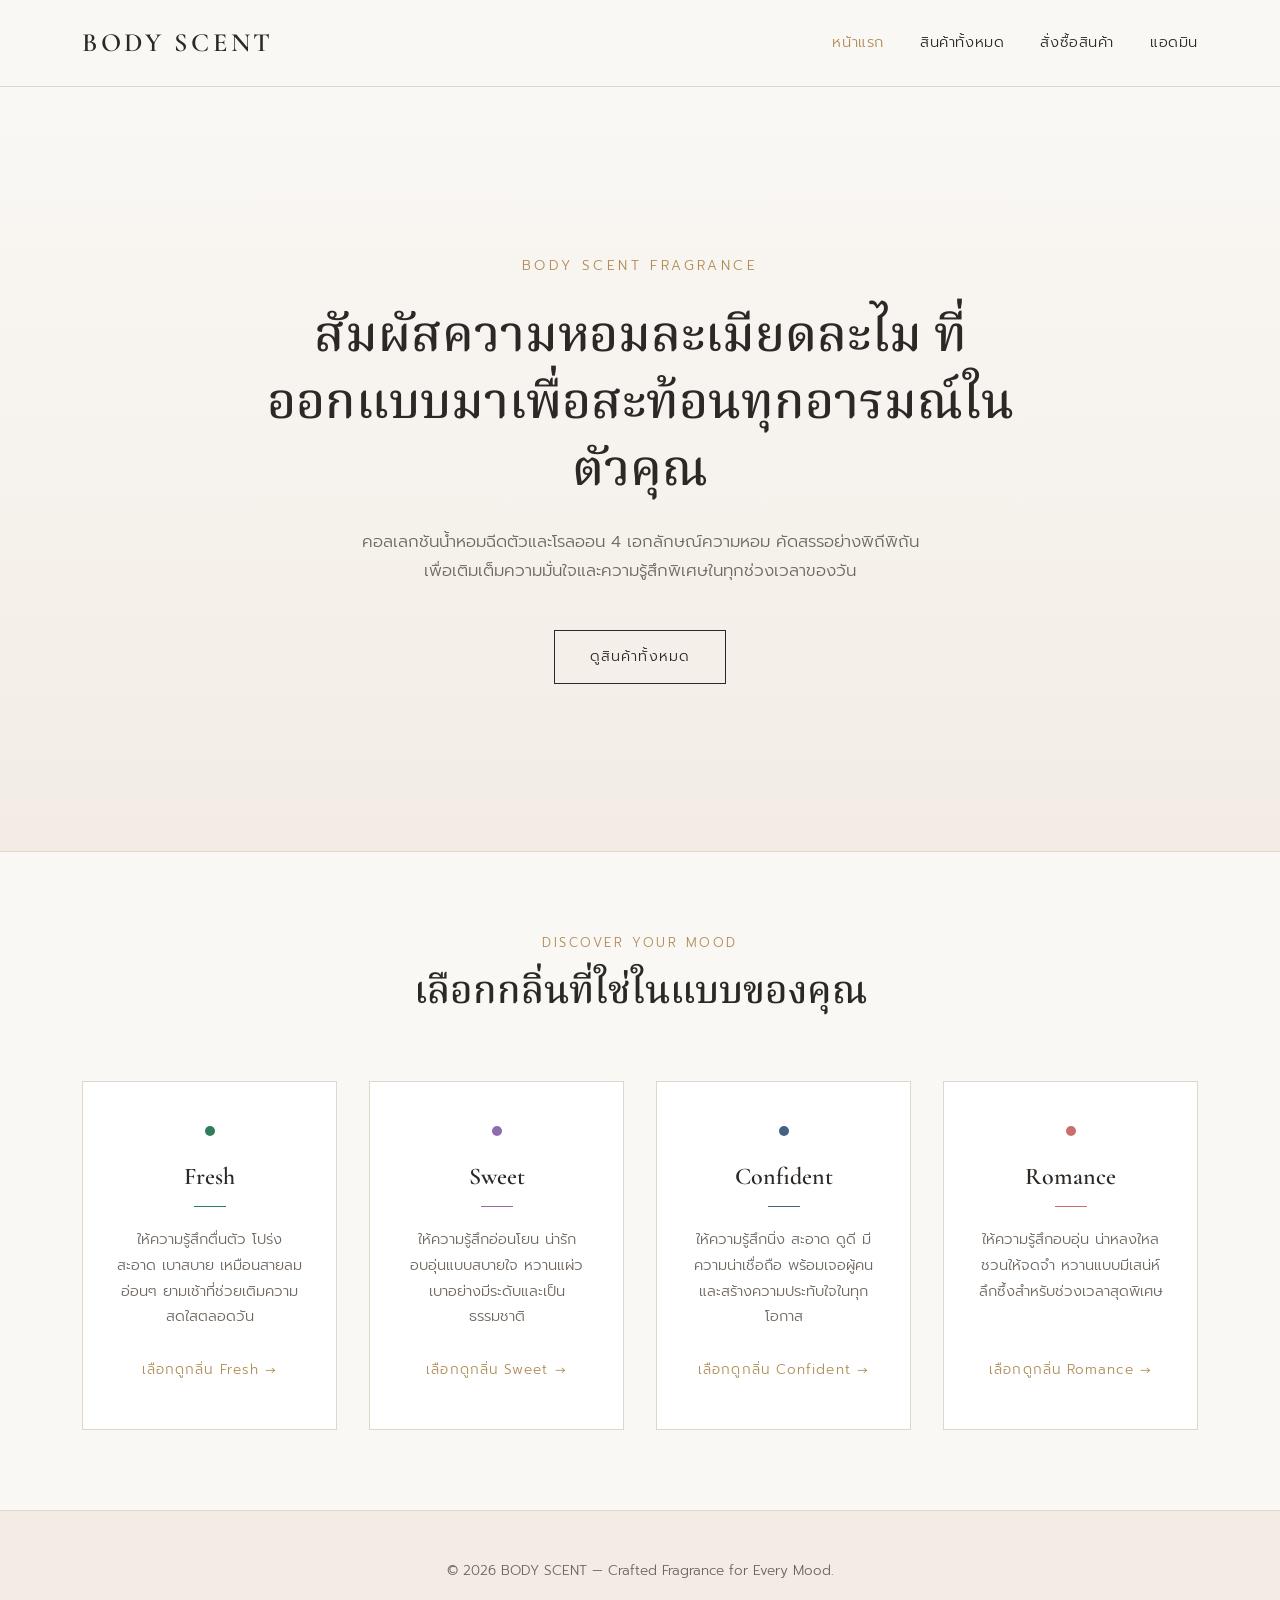
<file: index.html>
<!DOCTYPE html>
<html lang="th">
<head>
  <meta charset="UTF-8">
  <meta name="viewport" content="width=device-width, initial-scale=1.0">
  <title>Body Scent | น้ำหอมฉีดตัวที่สะท้อนตัวตนในทุกอารมณ์</title>
  <link rel="stylesheet" href="style.css">
</head>
<body>
  <header>
    <div class="nav-container">
      <a href="index.html" class="brand-logo">Body Scent</a>
      <nav class="nav-links">
        <a href="index.html" class="active">หน้าแรก</a>
        <a href="product.html" class="">สินค้าทั้งหมด</a>
        <a href="order.html" class="">สั่งซื้อสินค้า</a>
        <a href="admin.html" class="">แอดมิน</a>
      </nav>
    </div>
  </header>

  <section class="hero">
    <div class="hero-content">
      <p class="hero-eyebrow">BODY SCENT FRAGRANCE</p>
      <h1 class="hero-title">สัมผัสความหอมละเมียดละไม ที่ออกแบบมาเพื่อสะท้อนทุกอารมณ์ในตัวคุณ</h1>
      <p class="hero-desc">
        คอลเลกชันน้ำหอมฉีดตัวและโรลออน 4 เอกลักษณ์ความหอม คัดสรรอย่างพิถีพิถันเพื่อเติมเต็มความมั่นใจและความรู้สึกพิเศษในทุกช่วงเวลาของวัน
      </p>
      <a href="product.html" class="btn-outline">ดูสินค้าทั้งหมด</a>
    </div>
  </section>

  <section class="container">
    <div class="section-header">
      <span class="section-subtitle">Discover Your Mood</span>
      <h2 class="section-title">เลือกกลิ่นที่ใช่ในแบบของคุณ</h2>
    </div>

    <div class="mood-grid">
      <a href="product.html?mood=fresh" class="mood-card mood-fresh">
        <div>
          <div class="mood-dot"></div>
          <h3>Fresh</h3>
          <div class="mood-underline"></div>
          <p>ให้ความรู้สึกตื่นตัว โปร่ง สะอาด เบาสบาย เหมือนสายลมอ่อนๆ ยามเช้าที่ช่วยเติมความสดใสตลอดวัน</p>
        </div>
        <span class="mood-link">เลือกดูกลิ่น Fresh &rarr;</span>
      </a>

      <a href="product.html?mood=sweet" class="mood-card mood-sweet">
        <div>
          <div class="mood-dot"></div>
          <h3>Sweet</h3>
          <div class="mood-underline"></div>
          <p>ให้ความรู้สึกอ่อนโยน น่ารัก อบอุ่นแบบสบายใจ หวานแผ่วเบาอย่างมีระดับและเป็นธรรมชาติ</p>
        </div>
        <span class="mood-link">เลือกดูกลิ่น Sweet &rarr;</span>
      </a>

      <a href="product.html?mood=confident" class="mood-card mood-confident">
        <div>
          <div class="mood-dot"></div>
          <h3>Confident</h3>
          <div class="mood-underline"></div>
          <p>ให้ความรู้สึกนิ่ง สะอาด ดูดี มีความน่าเชื่อถือ พร้อมเจอผู้คนและสร้างความประทับใจในทุกโอกาส</p>
        </div>
        <span class="mood-link">เลือกดูกลิ่น Confident &rarr;</span>
      </a>

      <a href="product.html?mood=romance" class="mood-card mood-romance">
        <div>
          <div class="mood-dot"></div>
          <h3>Romance</h3>
          <div class="mood-underline"></div>
          <p>ให้ความรู้สึกอบอุ่น น่าหลงใหล ชวนให้จดจำ หวานแบบมีเสน่ห์ลึกซึ้งสำหรับช่วงเวลาสุดพิเศษ</p>
        </div>
        <span class="mood-link">เลือกดูกลิ่น Romance &rarr;</span>
      </a>
    </div>
  </section>

  <footer>
    <p>&copy; 2026 BODY SCENT &mdash; Crafted Fragrance for Every Mood.</p>
  </footer>
  <script src="script.js"></script>
</body>
</html>
</file>
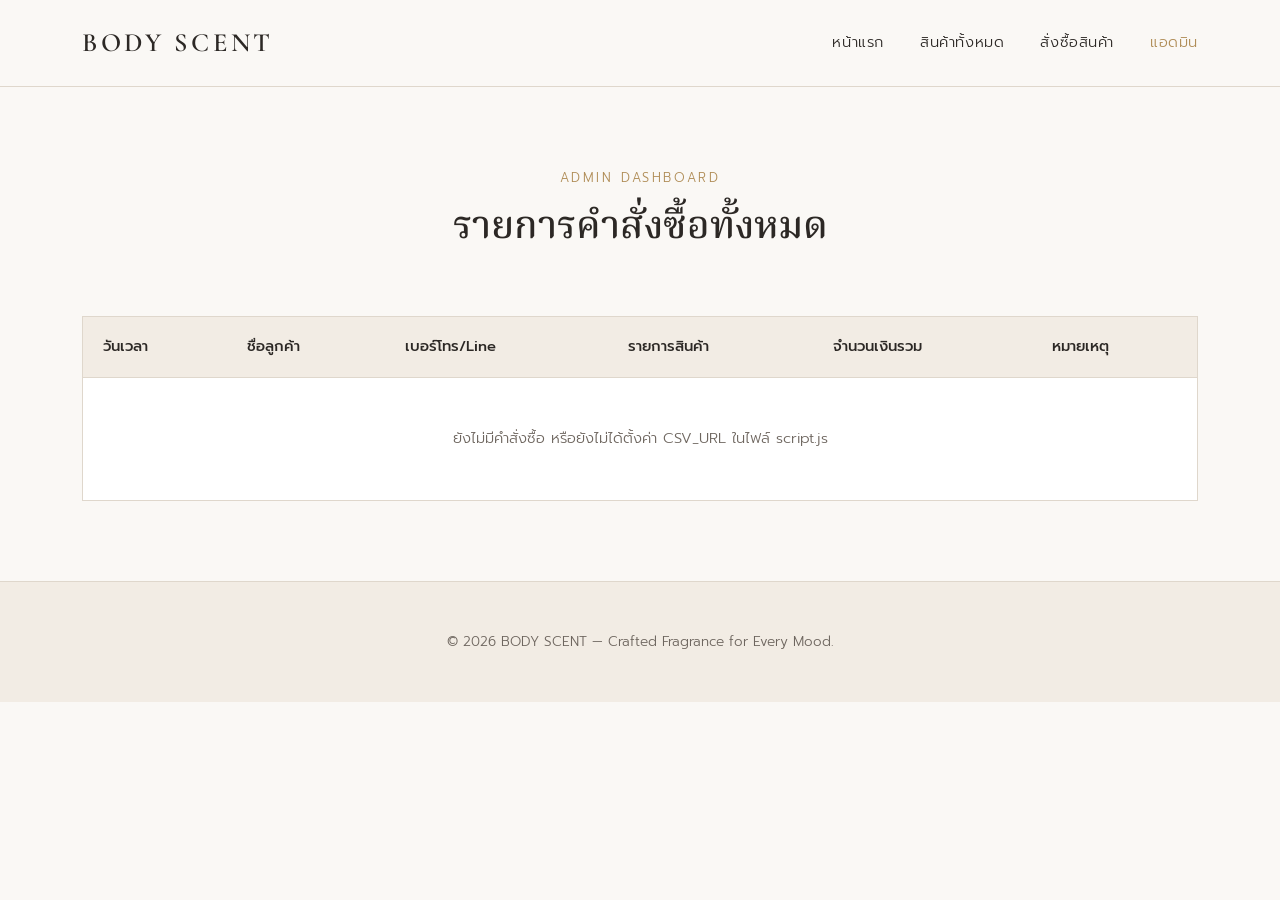
<file: admin.html>
<!DOCTYPE html>
<html lang="th">
<head>
  <meta charset="UTF-8">
  <meta name="viewport" content="width=device-width, initial-scale=1.0">
  <title>จัดการคำสั่งซื้อ (Admin) | Body Scent</title>
  <link rel="stylesheet" href="style.css">
</head>
<body>
  <header>
    <div class="nav-container">
      <a href="index.html" class="brand-logo">Body Scent</a>
      <nav class="nav-links">
        <a href="index.html" class="">หน้าแรก</a>
        <a href="product.html" class="">สินค้าทั้งหมด</a>
        <a href="order.html" class="">สั่งซื้อสินค้า</a>
        <a href="admin.html" class="active">แอดมิน</a>
      </nav>
    </div>
  </header>

  <main class="container">
    <div class="section-header">
      <span class="section-subtitle">Admin Dashboard</span>
      <h1 class="section-title">รายการคำสั่งซื้อทั้งหมด</h1>
    </div>

    <div class="table-wrap">
      <table id="ordersTable">
        <thead>
          <tr>
            <th>วันเวลา</th>
            <th>ชื่อลูกค้า</th>
            <th>เบอร์โทร/Line</th>
            <th>รายการสินค้า</th>
            <th>จำนวนเงินรวม</th>
            <th>หมายเหตุ</th>
          </tr>
        </thead>
        <tbody></tbody>
      </table>
    </div>
  </main>

  <footer>
    <p>&copy; 2026 BODY SCENT &mdash; Crafted Fragrance for Every Mood.</p>
  </footer>
  <script src="script.js"></script>
</body>
</html>
</file>
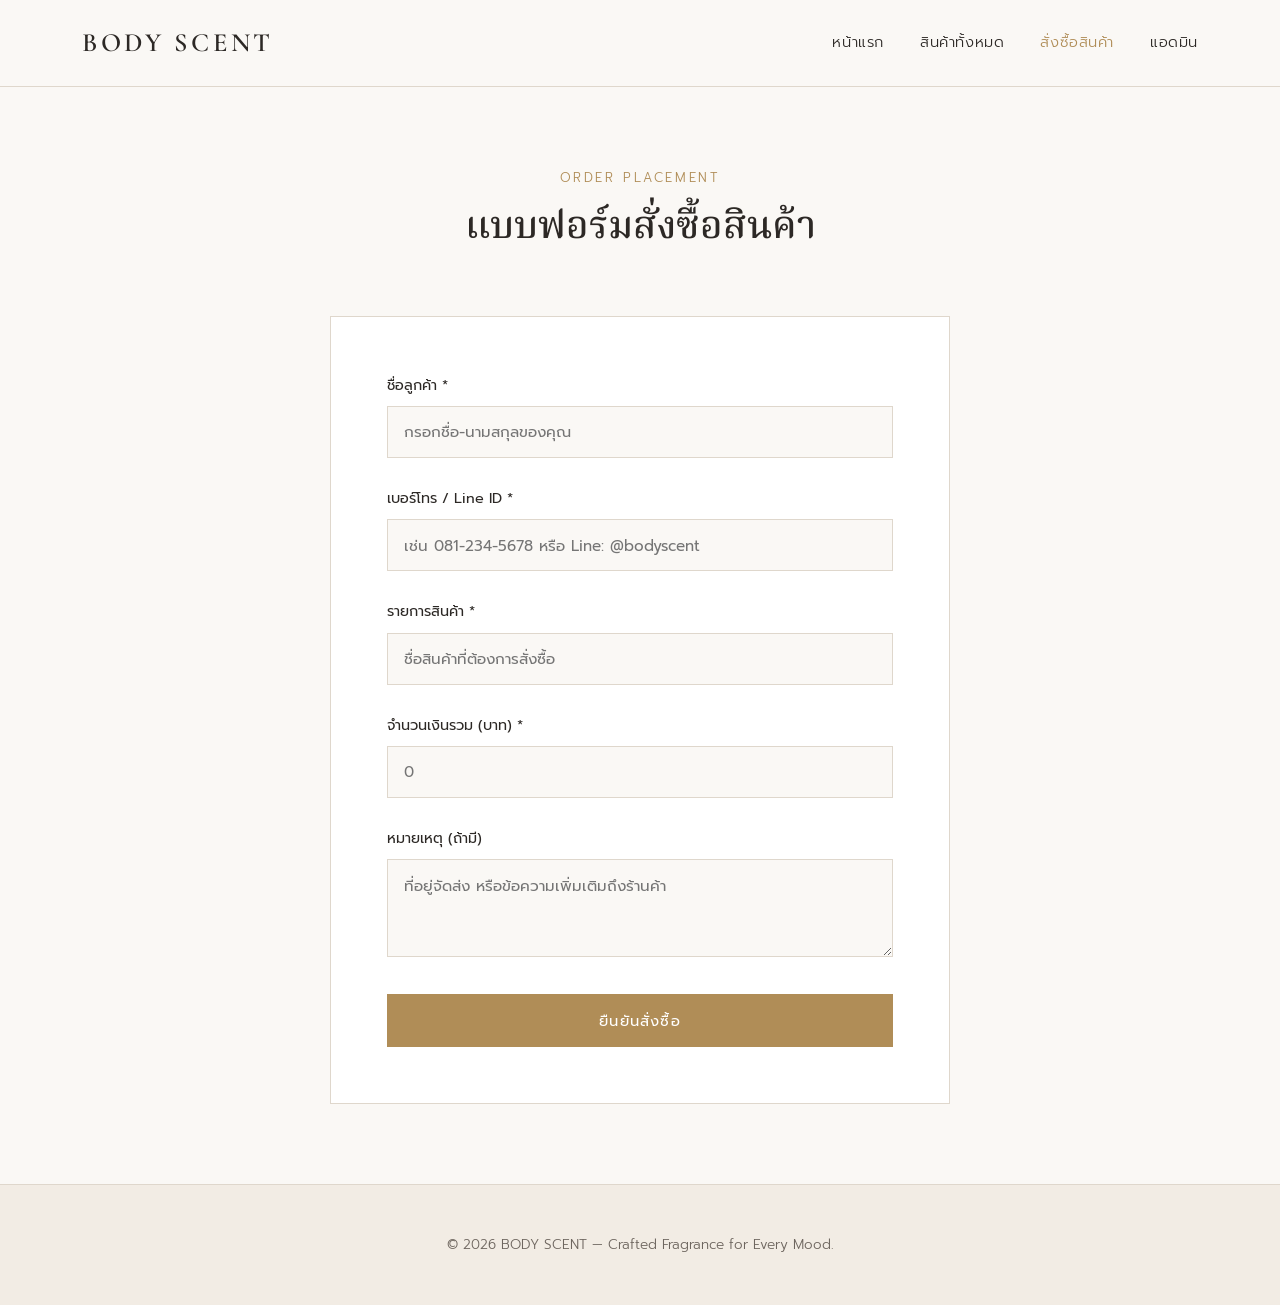
<file: order.html>
<!DOCTYPE html>
<html lang="th">
<head>
  <meta charset="UTF-8">
  <meta name="viewport" content="width=device-width, initial-scale=1.0">
  <title>สั่งซื้อสินค้า | Body Scent</title>
  <link rel="stylesheet" href="style.css">
</head>
<body>
  <header>
    <div class="nav-container">
      <a href="index.html" class="brand-logo">Body Scent</a>
      <nav class="nav-links">
        <a href="index.html" class="">หน้าแรก</a>
        <a href="product.html" class="">สินค้าทั้งหมด</a>
        <a href="order.html" class="active">สั่งซื้อสินค้า</a>
        <a href="admin.html" class="">แอดมิน</a>
      </nav>
    </div>
  </header>

  <main class="container">
    <div class="section-header">
      <span class="section-subtitle">Order Placement</span>
      <h1 class="section-title">แบบฟอร์มสั่งซื้อสินค้า</h1>
    </div>

    <div class="form-card">
      <form id="orderForm">
        <div class="form-group">
          <label for="customerName">ชื่อลูกค้า *</label>
          <input type="text" id="customerName" name="customerName" placeholder="กรอกชื่อ-นามสกุลของคุณ" required>
        </div>

        <div class="form-group">
          <label for="contact">เบอร์โทร / Line ID *</label>
          <input type="text" id="contact" name="contact" placeholder="เช่น 081-234-5678 หรือ Line: @bodyscent" required>
        </div>

        <div class="form-group">
          <label for="items">รายการสินค้า *</label>
          <input type="text" id="items" name="items" placeholder="ชื่อสินค้าที่ต้องการสั่งซื้อ" required>
        </div>

        <div class="form-group">
          <label for="total">จำนวนเงินรวม (บาท) *</label>
          <input type="number" id="total" name="total" placeholder="0" required>
        </div>

        <div class="form-group">
          <label for="note">หมายเหตุ (ถ้ามี)</label>
          <textarea id="note" name="note" rows="3" placeholder="ที่อยู่จัดส่ง หรือข้อความเพิ่มเติมถึงร้านค้า"></textarea>
        </div>

        <button type="submit" class="btn-gold" style="width: 100%;">ยืนยันสั่งซื้อ</button>
      </form>
    </div>
  </main>

  <footer>
    <p>&copy; 2026 BODY SCENT &mdash; Crafted Fragrance for Every Mood.</p>
  </footer>
  <script src="script.js"></script>
</body>
</html>
</file>
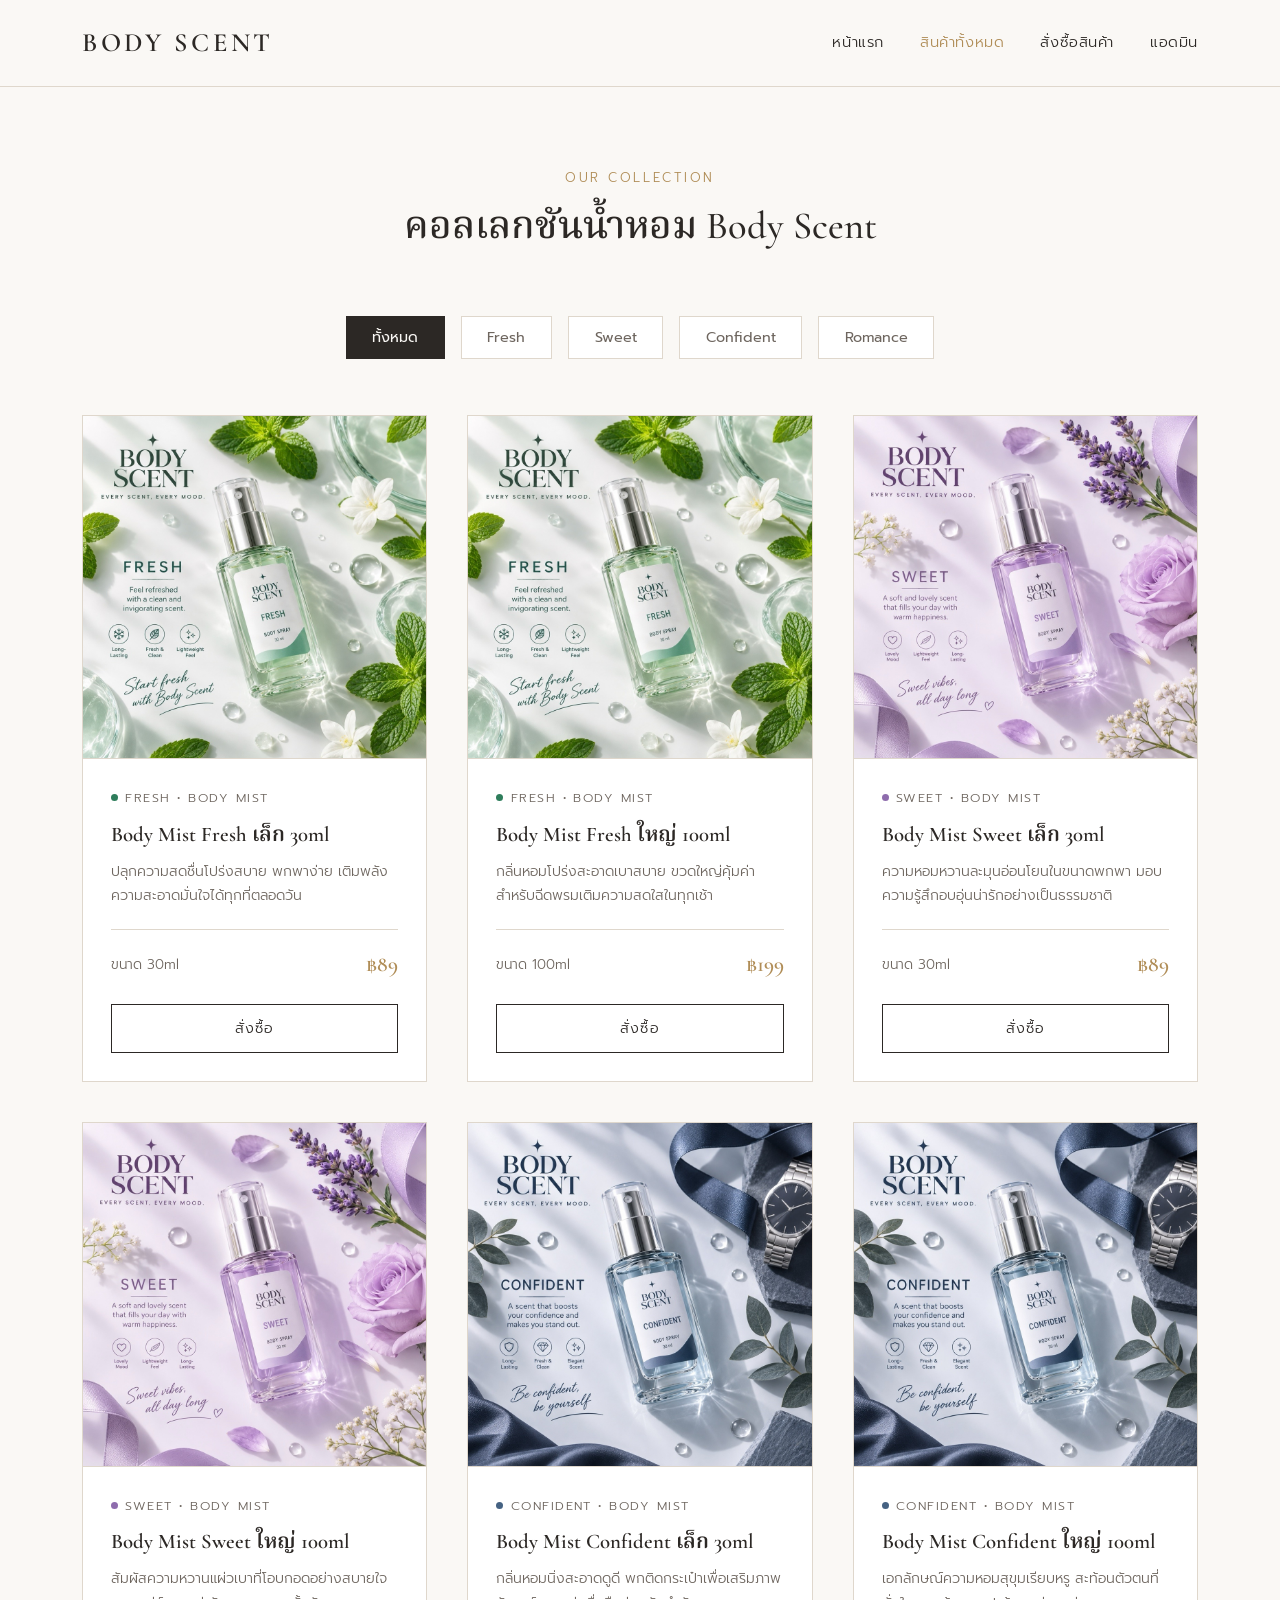
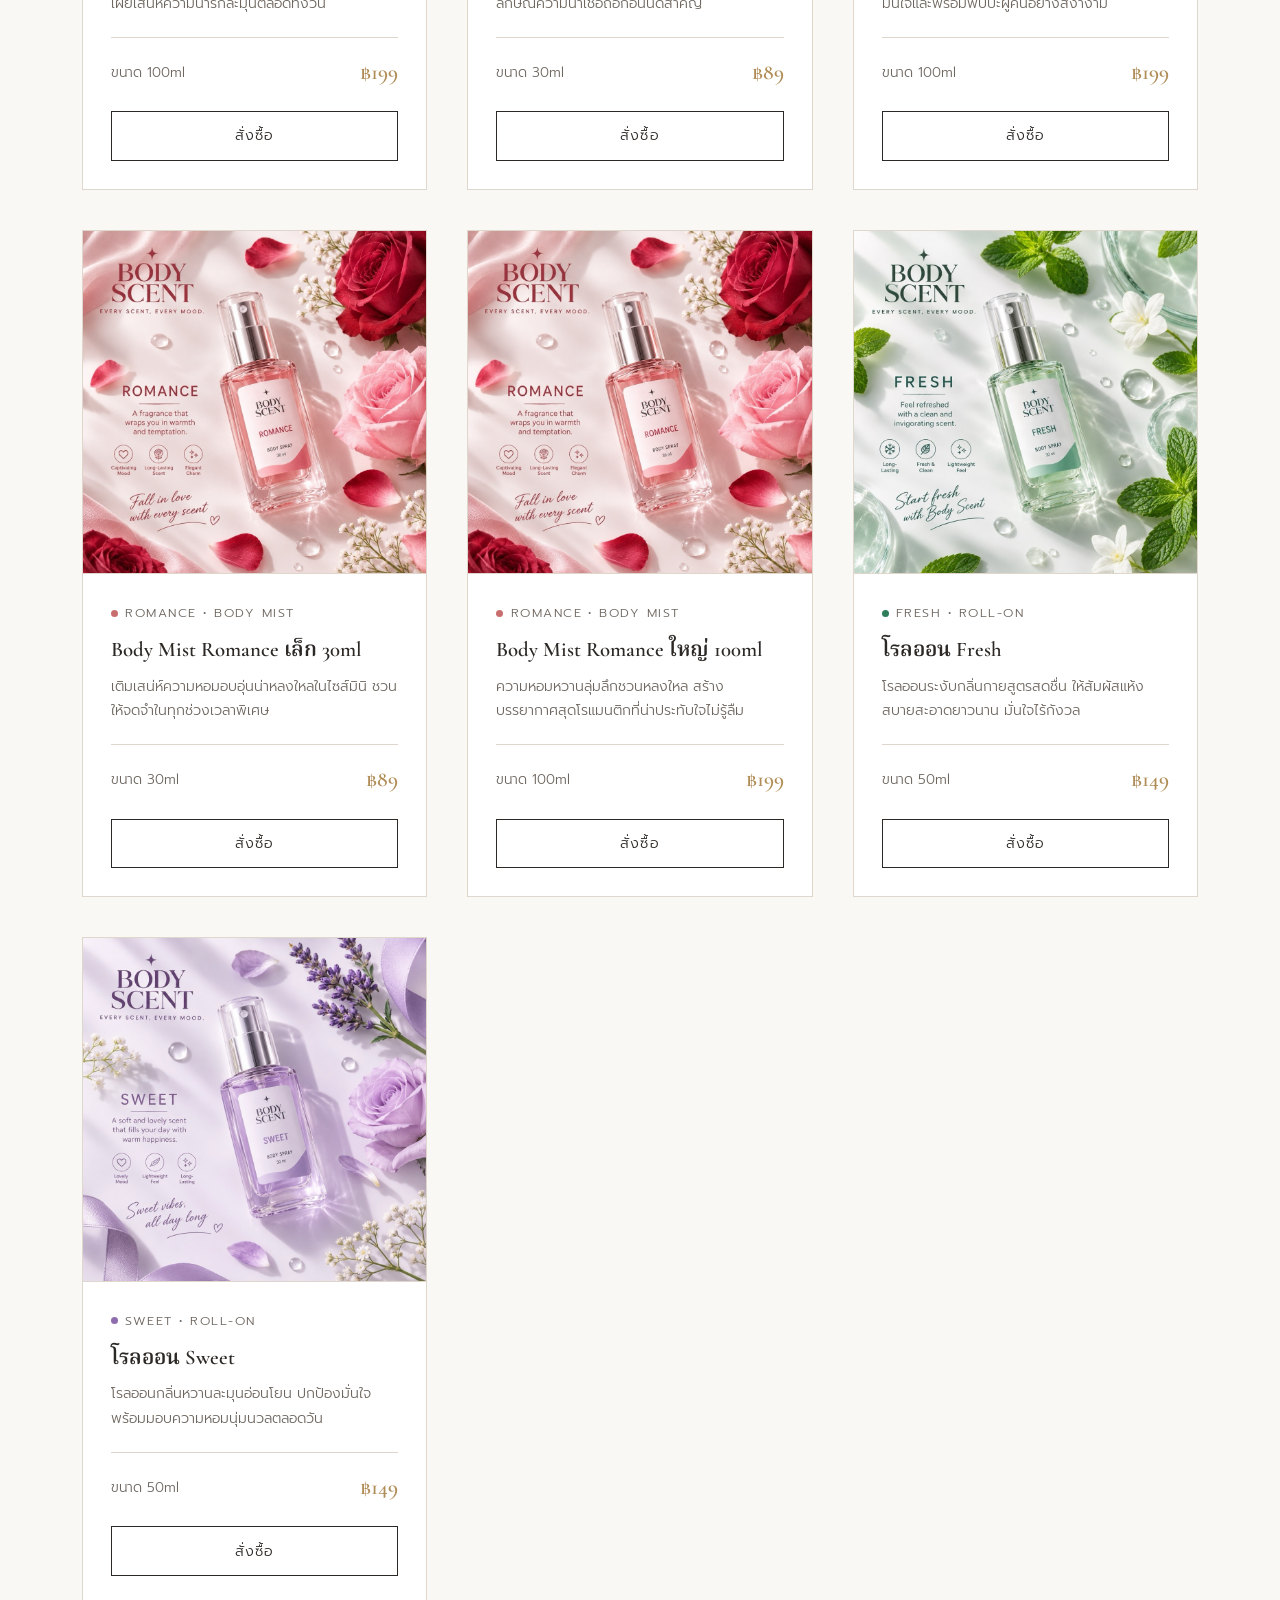
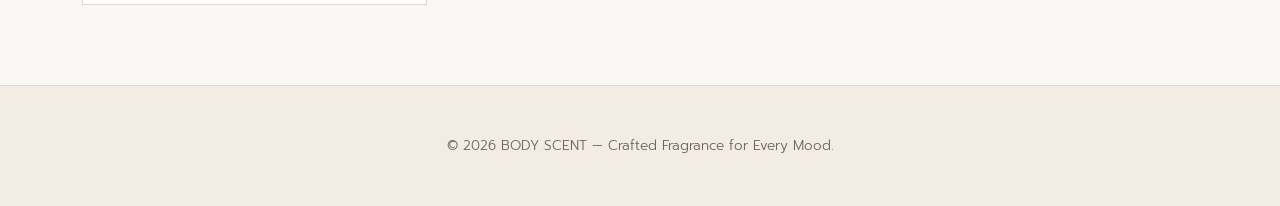
<file: product.html>
<!DOCTYPE html>
<html lang="th">
<head>
  <meta charset="UTF-8">
  <meta name="viewport" content="width=device-width, initial-scale=1.0">
  <title>สินค้าทั้งหมด | Body Scent</title>
  <link rel="stylesheet" href="style.css">
</head>
<body>
  <header>
    <div class="nav-container">
      <a href="index.html" class="brand-logo">Body Scent</a>
      <nav class="nav-links">
        <a href="index.html" class="">หน้าแรก</a>
        <a href="product.html" class="active">สินค้าทั้งหมด</a>
        <a href="order.html" class="">สั่งซื้อสินค้า</a>
        <a href="admin.html" class="">แอดมิน</a>
      </nav>
    </div>
  </header>

  <main class="container">
    <div class="section-header">
      <span class="section-subtitle">Our Collection</span>
      <h1 class="section-title">คอลเลกชันน้ำหอม Body Scent</h1>
    </div>

    <div id="filter-bar" class="filter-bar"></div>
    <div id="product-list" class="product-grid"></div>
  </main>

  <footer>
    <p>&copy; 2026 BODY SCENT &mdash; Crafted Fragrance for Every Mood.</p>
  </footer>
  <script src="script.js"></script>
</body>
</html>
</file>
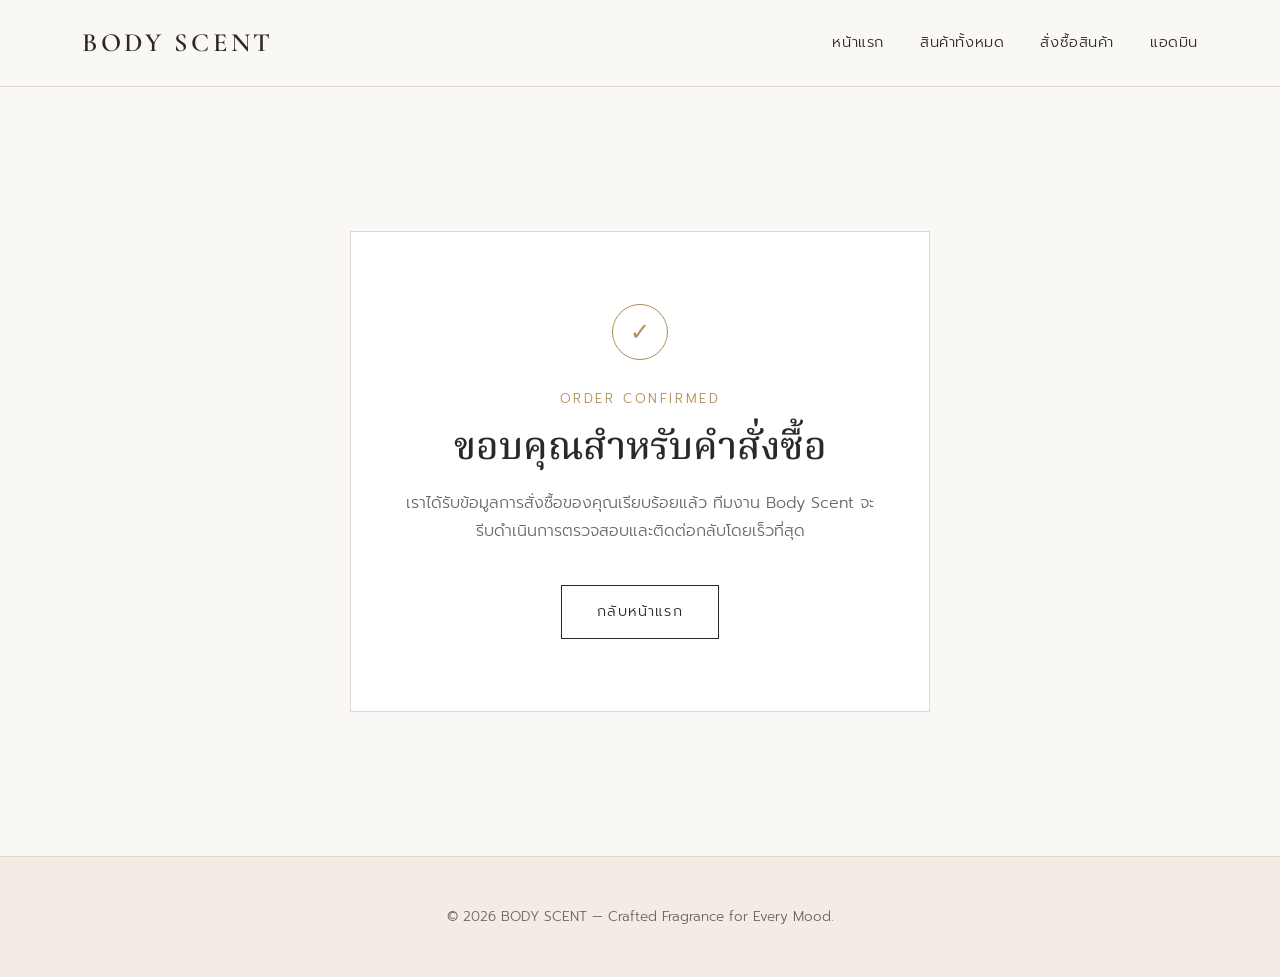
<file: thankyou.html>
<!DOCTYPE html>
<html lang="th">
<head>
  <meta charset="UTF-8">
  <meta name="viewport" content="width=device-width, initial-scale=1.0">
  <title>ขอบคุณสำหรับคำสั่งซื้อ | Body Scent</title>
  <link rel="stylesheet" href="style.css">
</head>
<body>
  <header>
    <div class="nav-container">
      <a href="index.html" class="brand-logo">Body Scent</a>
      <nav class="nav-links">
        <a href="index.html" class="">หน้าแรก</a>
        <a href="product.html" class="">สินค้าทั้งหมด</a>
        <a href="order.html" class="">สั่งซื้อสินค้า</a>
        <a href="admin.html" class="">แอดมิน</a>
      </nav>
    </div>
  </header>

  <main class="container">
    <div class="thankyou-box">
      <div class="thankyou-icon">&#10003;</div>
      <span class="section-subtitle">Order Confirmed</span>
      <h1 class="section-title" style="margin-bottom: 1rem;">ขอบคุณสำหรับคำสั่งซื้อ</h1>
      <p style="color: var(--text-secondary); margin-bottom: 2.5rem;">
        เราได้รับข้อมูลการสั่งซื้อของคุณเรียบร้อยแล้ว ทีมงาน Body Scent จะรีบดำเนินการตรวจสอบและติดต่อกลับโดยเร็วที่สุด
      </p>
      <a href="index.html" class="btn-outline">กลับหน้าแรก</a>
    </div>
  </main>

  <footer>
    <p>&copy; 2026 BODY SCENT &mdash; Crafted Fragrance for Every Mood.</p>
  </footer>
  <script src="script.js"></script>
</body>
</html>
</file>
<file: style.css>
@import url('https://fonts.googleapis.com/css2?family=Cormorant+Garamond:ital,wght@0,500;0,600;0,700;1,400&family=Noto+Serif+Thai:wght@400;500;600&family=Prompt:wght@300;400;500&display=swap');

:root {
  --bg-main: #FAF8F5;
  --bg-surface: #FFFFFF;
  --bg-beige: #F2ECE4;
  --text-primary: #2C2825;
  --text-secondary: #6E665F;
  --accent-gold: #B08D57;
  --accent-gold-light: #D4B98C;
  --border-thin: #DFD7CC;

  /* Mood subtle accent colors (Slide 26) */
  --mood-fresh: #2E7D5B;
  --mood-sweet: #8E6CAD;
  --mood-confident: #456282;
  --mood-romance: #C96E6E;

  --font-serif: 'Cormorant Garamond', 'Noto Serif Thai', serif;
  --font-sans: 'Prompt', sans-serif;
}

* {
  box-sizing: border-box;
  margin: 0;
  padding: 0;
}

body {
  background-color: var(--bg-main);
  color: var(--text-primary);
  font-family: var(--font-sans);
  font-weight: 300;
  line-height: 1.75;
  -webkit-font-smoothing: antialiased;
}

a {
  text-decoration: none;
  color: inherit;
  transition: all 0.3s ease;
}

/* Header & Navigation */
header {
  background-color: rgba(250, 248, 245, 0.95);
  border-bottom: 1px solid var(--border-thin);
  position: sticky;
  top: 0;
  z-index: 100;
  backdrop-filter: blur(6px);
}

.nav-container {
  max-width: 1180px;
  margin: 0 auto;
  padding: 1.25rem 2rem;
  display: flex;
  justify-content: space-between;
  align-items: center;
}

.brand-logo {
  font-family: var(--font-serif);
  font-size: 1.65rem;
  font-weight: 600;
  letter-spacing: 0.14em;
  text-transform: uppercase;
  color: var(--text-primary);
}

.nav-links {
  display: flex;
  gap: 2.25rem;
  align-items: center;
  font-size: 0.92rem;
  letter-spacing: 0.04em;
}

.nav-links a:hover,
.nav-links a.active {
  color: var(--accent-gold);
}

/* Containers & Spacing */
.container {
  max-width: 1180px;
  margin: 0 auto;
  padding: 5rem 2rem;
}

.section-header {
  text-align: center;
  max-width: 680px;
  margin: 0 auto 4rem;
}

.section-subtitle {
  display: block;
  font-size: 0.8rem;
  letter-spacing: 0.2em;
  text-transform: uppercase;
  color: var(--accent-gold);
  margin-bottom: 0.75rem;
}

.section-title {
  font-family: var(--font-serif);
  font-size: 2.4rem;
  font-weight: 500;
  line-height: 1.3;
  color: var(--text-primary);
}

/* Buttons (Thin borders, refined luxury) */
.btn-outline {
  display: inline-block;
  padding: 0.85rem 2.2rem;
  border: 1px solid var(--text-primary);
  color: var(--text-primary);
  background: transparent;
  font-family: var(--font-sans);
  font-size: 0.9rem;
  letter-spacing: 0.08em;
  cursor: pointer;
  transition: all 0.3s ease;
}

.btn-outline:hover {
  background-color: var(--text-primary);
  color: var(--bg-main);
}

.btn-gold {
  display: inline-block;
  padding: 0.9rem 2.4rem;
  border: 1px solid var(--accent-gold);
  background-color: var(--accent-gold);
  color: #FFFFFF;
  font-family: var(--font-sans);
  font-size: 0.92rem;
  letter-spacing: 0.08em;
  cursor: pointer;
  transition: all 0.3s ease;
}

.btn-gold:hover {
  background-color: #9A7845;
  border-color: #9A7845;
}

/* Hero Section (Full viewport height feel) */
.hero {
  min-height: 85vh;
  display: flex;
  align-items: center;
  justify-content: center;
  text-align: center;
  padding: 6rem 2rem;
  background: linear-gradient(180deg, #FAF8F5 0%, #F2ECE4 100%);
  border-bottom: 1px solid var(--border-thin);
}

.hero-content {
  max-width: 780px;
}

.hero-eyebrow {
  font-size: 0.85rem;
  letter-spacing: 0.25em;
  text-transform: uppercase;
  color: var(--accent-gold);
  margin-bottom: 1.5rem;
}

.hero-title {
  font-family: var(--font-serif);
  font-size: 3.1rem;
  font-weight: 500;
  line-height: 1.35;
  margin-bottom: 1.5rem;
  color: var(--text-primary);
}

.hero-desc {
  font-size: 1.05rem;
  color: var(--text-secondary);
  margin-bottom: 2.75rem;
  max-width: 580px;
  margin-left: auto;
  margin-right: auto;
}

/* Mood Cards on Index */
.mood-grid {
  display: grid;
  grid-template-columns: repeat(4, 1fr);
  gap: 2rem;
}

.mood-card {
  background-color: var(--bg-surface);
  border: 1px solid var(--border-thin);
  padding: 2.75rem 2rem;
  text-align: center;
  display: flex;
  flex-direction: column;
  justify-content: space-between;
  transition: transform 0.3s ease, border-color 0.3s ease;
}

.mood-card:hover {
  transform: translateY(-4px);
  border-color: var(--accent-gold);
}

.mood-dot {
  width: 10px;
  height: 10px;
  border-radius: 50%;
  margin: 0 auto 1.25rem;
}

.mood-fresh .mood-dot { background-color: var(--mood-fresh); }
.mood-sweet .mood-dot { background-color: var(--mood-sweet); }
.mood-confident .mood-dot { background-color: var(--mood-confident); }
.mood-romance .mood-dot { background-color: var(--mood-romance); }

.mood-card h3 {
  font-family: var(--font-serif);
  font-size: 1.5rem;
  font-weight: 600;
  margin-bottom: 0.5rem;
}

.mood-underline {
  width: 32px;
  height: 1.5px;
  margin: 0.5rem auto 1.25rem;
}

.mood-fresh .mood-underline { background-color: var(--mood-fresh); }
.mood-sweet .mood-underline { background-color: var(--mood-sweet); }
.mood-confident .mood-underline { background-color: var(--mood-confident); }
.mood-romance .mood-underline { background-color: var(--mood-romance); }

.mood-card p {
  font-size: 0.92rem;
  color: var(--text-secondary);
  margin-bottom: 1.75rem;
}

.mood-link {
  font-size: 0.85rem;
  letter-spacing: 0.08em;
  color: var(--accent-gold);
  border-bottom: 1px solid transparent;
  align-self: center;
  padding-bottom: 2px;
}

.mood-card:hover .mood-link {
  border-bottom-color: var(--accent-gold);
}

/* Filter Bar (product.html) */
.filter-bar {
  display: flex;
  justify-content: center;
  flex-wrap: wrap;
  gap: 1rem;
  margin-bottom: 3.5rem;
}

.filter-btn {
  padding: 0.6rem 1.6rem;
  border: 1px solid var(--border-thin);
  background-color: var(--bg-surface);
  color: var(--text-secondary);
  font-family: var(--font-sans);
  font-size: 0.9rem;
  cursor: pointer;
  transition: all 0.25s ease;
}

.filter-btn:hover {
  border-color: var(--text-primary);
  color: var(--text-primary);
}

.filter-btn.active {
  border-color: var(--text-primary);
  background-color: var(--text-primary);
  color: var(--bg-main);
}

/* Product Grid (product.html) */
.product-grid {
  display: grid;
  grid-template-columns: repeat(auto-fill, minmax(265px, 1fr));
  gap: 2.5rem;
}

.product-card {
  background-color: var(--bg-surface);
  border: 1px solid var(--border-thin);
  display: flex;
  flex-direction: column;
  transition: border-color 0.3s ease;
}

.product-card:hover {
  border-color: var(--accent-gold);
}

.product-img-wrap {
  aspect-ratio: 1 / 1;
  overflow: hidden;
  background-color: var(--bg-beige);
  border-bottom: 1px solid var(--border-thin);
}

.product-img-wrap img {
  width: 100%;
  height: 100%;
  object-fit: cover;
  transition: transform 0.5s ease;
}

.product-card:hover .product-img-wrap img {
  transform: scale(1.03);
}

.product-info {
  padding: 1.75rem;
  display: flex;
  flex-direction: column;
  flex-grow: 1;
}

.product-tag {
  display: inline-flex;
  align-items: center;
  gap: 0.45rem;
  font-size: 0.78rem;
  text-transform: uppercase;
  letter-spacing: 0.12em;
  color: var(--text-secondary);
  margin-bottom: 0.5rem;
}

.tag-dot {
  width: 7px;
  height: 7px;
  border-radius: 50%;
}

.tag-dot.fresh { background-color: var(--mood-fresh); }
.tag-dot.sweet { background-color: var(--mood-sweet); }
.tag-dot.confident { background-color: var(--mood-confident); }
.tag-dot.romance { background-color: var(--mood-romance); }

.product-name {
  font-family: var(--font-serif);
  font-size: 1.3rem;
  font-weight: 600;
  margin-bottom: 0.4rem;
}

.product-desc {
  font-size: 0.88rem;
  color: var(--text-secondary);
  margin-bottom: 1.25rem;
  flex-grow: 1;
}

.product-meta {
  display: flex;
  justify-content: space-between;
  align-items: center;
  padding-top: 1rem;
  border-top: 1px solid var(--border-thin);
  margin-bottom: 1.25rem;
}

.product-size {
  font-size: 0.85rem;
  color: var(--text-secondary);
}

.product-price {
  font-family: var(--font-serif);
  font-size: 1.35rem;
  font-weight: 600;
  color: var(--accent-gold);
}

.product-card .btn-outline {
  width: 100%;
  text-align: center;
  padding: 0.7rem 1rem;
}

/* Form Layout (order.html) */
.form-card {
  max-width: 620px;
  margin: 0 auto;
  background-color: var(--bg-surface);
  border: 1px solid var(--border-thin);
  padding: 3.5rem;
}

.form-group {
  margin-bottom: 1.75rem;
}

.form-group label {
  display: block;
  font-size: 0.9rem;
  margin-bottom: 0.5rem;
  color: var(--text-primary);
  font-weight: 400;
}

.form-group input,
.form-group textarea {
  width: 100%;
  padding: 0.85rem 1rem;
  border: 1px solid var(--border-thin);
  background-color: var(--bg-main);
  font-family: var(--font-sans);
  font-size: 0.95rem;
  color: var(--text-primary);
  transition: border-color 0.25s ease;
}

.form-group input:focus,
.form-group textarea:focus {
  outline: none;
  border-color: var(--accent-gold);
  background-color: #FFFFFF;
}

.form-group input[readonly] {
  background-color: var(--bg-beige);
  color: var(--text-primary);
}

/* Thank You Page (thankyou.html) */
.thankyou-box {
  max-width: 580px;
  margin: 4rem auto;
  background-color: var(--bg-surface);
  border: 1px solid var(--border-thin);
  padding: 4.5rem 3rem;
  text-align: center;
}

.thankyou-icon {
  width: 56px;
  height: 56px;
  border: 1px solid var(--accent-gold);
  border-radius: 50%;
  display: flex;
  align-items: center;
  justify-content: center;
  margin: 0 auto 1.75rem;
  color: var(--accent-gold);
  font-size: 1.5rem;
}

/* Admin Table (admin.html) */
.table-wrap {
  background-color: var(--bg-surface);
  border: 1px solid var(--border-thin);
  overflow-x: auto;
}

table {
  width: 100%;
  border-collapse: collapse;
  text-align: left;
  font-size: 0.92rem;
}

thead {
  background-color: var(--bg-beige);
  border-bottom: 1px solid var(--border-thin);
}

th {
  padding: 1.1rem 1.25rem;
  font-weight: 500;
  color: var(--text-primary);
  white-space: nowrap;
}

td {
  padding: 1.1rem 1.25rem;
  border-bottom: 1px solid var(--border-thin);
  color: var(--text-secondary);
  vertical-align: top;
}

tbody tr:last-child td {
  border-bottom: none;
}

tbody tr:hover {
  background-color: #FCFBF9;
}

.empty-state {
  text-align: center;
  padding: 3rem 1rem !important;
  color: var(--text-secondary);
}

/* Footer */
footer {
  border-top: 1px solid var(--border-thin);
  padding: 3rem 2rem;
  text-align: center;
  font-size: 0.85rem;
  color: var(--text-secondary);
  background-color: var(--bg-beige);
}

/* Responsive */
@media (max-width: 960px) {
  .mood-grid {
    grid-template-columns: repeat(2, 1fr);
  }
  .hero-title {
    font-size: 2.4rem;
  }
}

@media (max-width: 640px) {
  .nav-container {
    flex-direction: column;
    gap: 1rem;
    padding: 1rem;
  }
  .nav-links {
    gap: 1.25rem;
    font-size: 0.85rem;
  }
  .mood-grid {
    grid-template-columns: 1fr;
  }
  .hero-title {
    font-size: 2rem;
  }
  .container {
    padding: 3.5rem 1.25rem;
  }
  .form-card {
    padding: 2rem 1.5rem;
  }
}
</file>
